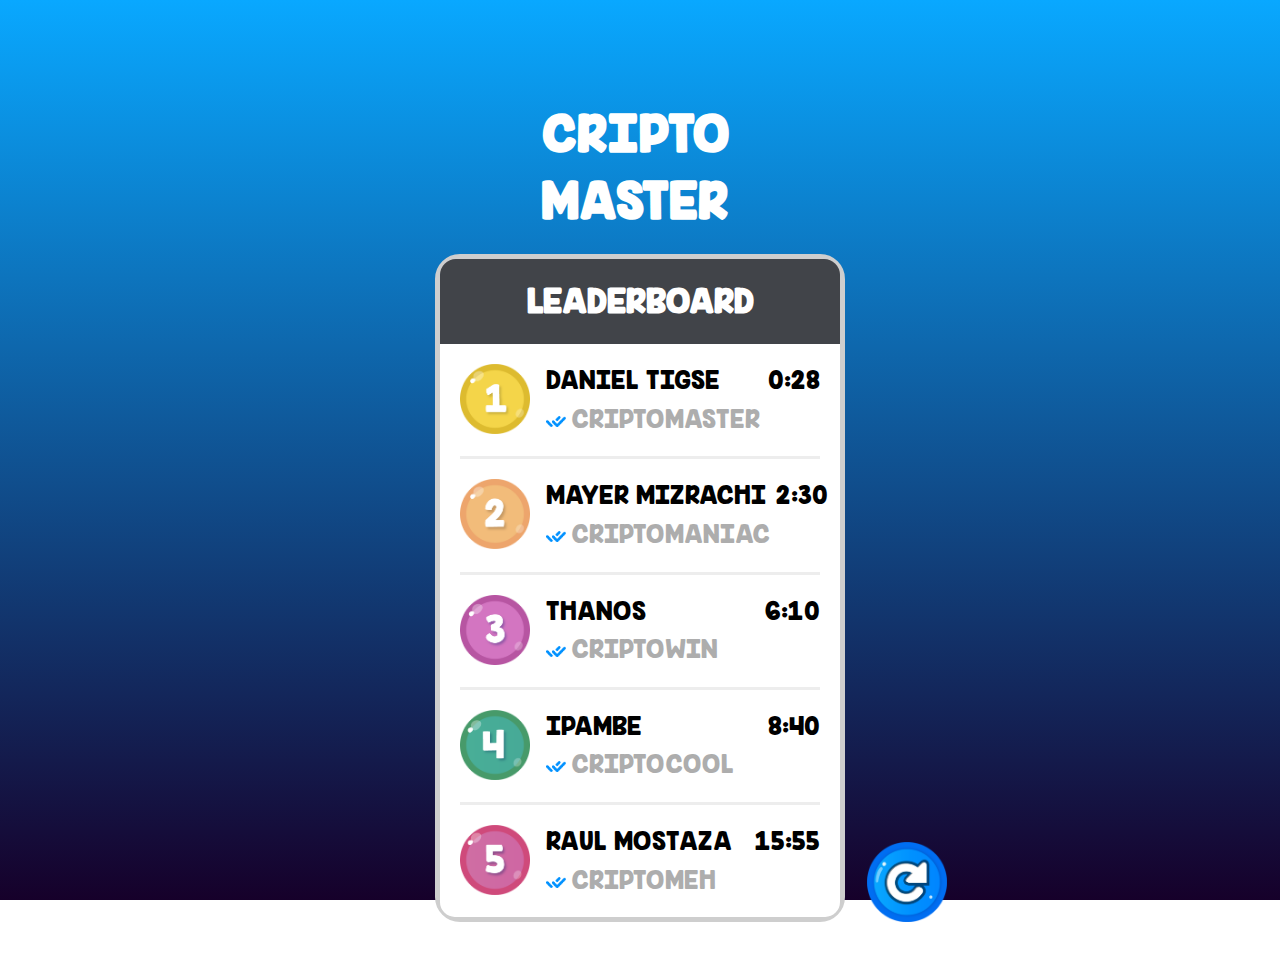
<file: index.html>
<!DOCTYPE html>
<!--[if lt IE 7]>      <html class="no-js lt-ie9 lt-ie8 lt-ie7"> <![endif]-->
<!--[if IE 7]>         <html class="no-js lt-ie9 lt-ie8"> <![endif]-->
<!--[if IE 8]>         <html class="no-js lt-ie9"> <![endif]-->
<!--[if gt IE 8]><!--> <html class="no-js"> <!--<![endif]-->
<head>
  <meta charset="utf-8">
  <meta http-equiv="X-UA-Compatible" content="IE=edge">
  <title>JS Mastermind</title>
  <meta name="description" content="">
  <meta name="viewport" content="width=device-width, user-scalable=no">
  <meta name="mobile-web-app-capable" content="yes">

  <link href='http://fonts.googleapis.com/css?family=Open+Sans:400,400italic,800,800italic' rel='stylesheet' type='text/css'>
  <link rel="stylesheet" href="css/normalize.css">
  <link rel="stylesheet" href="css/main.css">
</head>
<body>
<!--[if lt IE 7]>
  <p class="browsehappy">You are using an <strong>outdated</strong> browser. Please <a href="http://browsehappy.com/">upgrade your browser</a> to improve your experience.</p>
  <![endif]-->

  <!-- Add your site or application content here -->
  
  <div class="wrapper">
    <header>
      <h1>CRIPTO<br/>MASTER</h1>
    </header>
    <div class="container">
      <div class="pretty_container container_leaderboard">
        <div class="title_bar">
          <h2>LEADERBOARD</h2>
        </div>
        <div class="leaderboard">

          <div class="container-play">
            <img src="img/Play again@2x.png" width="80">
          </div>

          <div class="position-board">
            <div class="container-img">
              <img src="img/Button 1@2x.png" class="img-leaderboard">
            </div>
            <div class="container-info">
              <div class="info-title">
                <span class="leader-name" id="top-1-name">DANIEL TIGSE</span>
                <span id="top-1-time">0:28</span>
              </div>
              <div class="info-subtitle">
                <img src="img/Mark@2x.png" width="20">
                <span class="subtitle-leader">CRIPTOMASTER</span>
              </div>
            </div>
          </div>
          <div class="divider"></div>

          <div class="position-board">
            <div class="container-img">
              <img src="img/Button 2@2x.png" class="img-leaderboard">
            </div>
            <div class="container-info">
              <div class="info-title">
                <span class="leader-name" id="top-2-name">MAYER MIZRACHI</span>
                <span id="top-2-time">2:30</span>
              </div>
              <div class="info-subtitle">
                <img src="img/Mark@2x.png" width="20">
                <span class="subtitle-leader">CRIPTOMANIAC</span>
              </div>
            </div>
          </div>
          <div class="divider"></div>

          <div class="position-board">
            <div class="container-img">
              <img src="img/Button 3@2x.png" class="img-leaderboard">
            </div>
            <div class="container-info">
              <div class="info-title">
                <span class="leader-name" id="top-3-name">THANOS</span>
                <span id="top-3-time">6:10</span>
              </div>
              <div class="info-subtitle">
                <img src="img/Mark@2x.png" width="20">
                <span class="subtitle-leader">CRIPTOWIN</span>
              </div>
            </div>
          </div>
          <div class="divider"></div>

          <div class="position-board">
            <div class="container-img">
              <img src="img/Button 4@2x.png" class="img-leaderboard">
            </div>
            <div class="container-info">
              <div class="info-title">
                <span class="leader-name" id="top-4-name">IPAMBE</span>
                <span id="top-4-time">8:40</span>
              </div>
              <div class="info-subtitle">
                <img src="img/Mark@2x.png" width="20">
                <span class="subtitle-leader">CRIPTOCOOL</span>
              </div>
            </div>
          </div>
          <div class="divider"></div>

          <div class="position-board">
            <div class="container-img">
              <img src="img/Button 5@2x.png" class="img-leaderboard">
            </div>
            <div class="container-info">
              <div class="info-title">
                <span class="leader-name" id="top-5-name">RAUL MOSTAZA</span>
                <span id="top-5-time">15:55</span>
              </div>
              <div class="info-subtitle">
                <img src="img/Mark@2x.png" width="20">
                <span class="subtitle-leader">CRIPTOMEH</span>
              </div>
            </div>
          </div>

        </div>
      </div>
    </div>
    <footer>
      <p><small>Built with <a id="hidden_full">klomontes</a> by &#9829</small></p>
    </footer>
  </div>

  <script>

    function pad(val) {
      var valString = val + "";
      if (valString.length < 2) {
        return "0" + valString;
      } else {
        return valString;
      }
    }

    function _toggleFullScreen() {
      if (document.fullscreenElement || document.mozFullScreenElement || document.webkitFullscreenElement) {
        if (document.cancelFullScreen) {
          document.cancelFullScreen();
        } else {
          if (document.mozCancelFullScreen) {
            document.mozCancelFullScreen();
          } else {
            if (document.webkitCancelFullScreen) {
              document.webkitCancelFullScreen();
            }
          }
        }
      } else {
        const _element = document.documentElement;
        if (_element.requestFullscreen) {
          _element.requestFullscreen();
        } else {
          if (_element.mozRequestFullScreen) {
            _element.mozRequestFullScreen();
          } else {
            if (_element.webkitRequestFullscreen) {
              _element.webkitRequestFullscreen(Element.ALLOW_KEYBOARD_INPUT);
            }
          }
        }
      }
    }

    document.getElementById('hidden_full').onclick = function(){
      _toggleFullScreen();
    };
    
    document.getElementsByClassName('container-play')[0].onclick = function(){
      window.location.href = "new_email.html";
    };

    const winners = JSON.parse(localStorage.getItem('winners'));
    if(winners){
    
      if(winners[0]){
        document.getElementById('top-1-name').innerHTML = winners[0].name;
        const totalSeconds = winners[0].seconds;
        document.getElementById('top-1-time').innerHTML = `${pad(parseInt(totalSeconds / 60))}:${pad(totalSeconds % 60)}`
      }
      if(winners[1]){
        document.getElementById('top-2-name').innerHTML = winners[1].name;
        const totalSeconds = winners[1].seconds;
        document.getElementById('top-2-time').innerHTML = `${pad(parseInt(totalSeconds / 60))}:${pad(totalSeconds % 60)}`
      }
      if(winners[2]){
        document.getElementById('top-3-name').innerHTML = winners[2].name;
        const totalSeconds = winners[2].seconds;
        document.getElementById('top-3-time').innerHTML = `${pad(parseInt(totalSeconds / 60))}:${pad(totalSeconds % 60)}`
      }
      if(winners[3]){
        document.getElementById('top-4-name').innerHTML = winners[3].name;
        const totalSeconds = winners[3].seconds;
        document.getElementById('top-4-time').innerHTML = `${pad(parseInt(totalSeconds / 60))}:${pad(totalSeconds % 60)}`
      }
      if(winners[4]){
        document.getElementById('top-5-name').innerHTML = winners[4].name;
        const totalSeconds = winners[4].seconds;
        document.getElementById('top-5-time').innerHTML = `${pad(parseInt(totalSeconds / 60))}:${pad(totalSeconds % 60)}`
      }

    }

  </script>

</body>
</html>
</file>
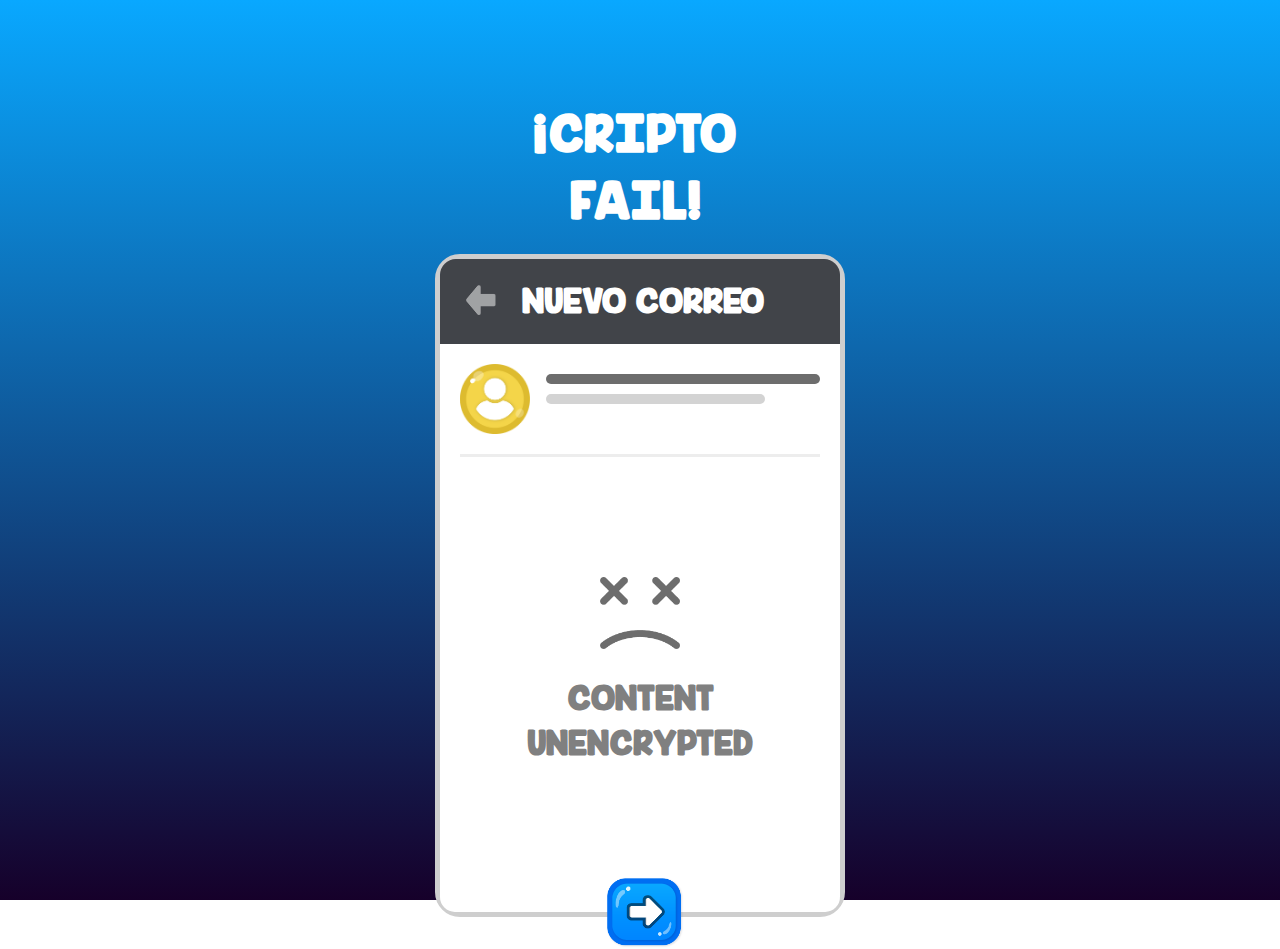
<file: fail.html>
<!DOCTYPE html>
<!--[if lt IE 7]>      <html class="no-js lt-ie9 lt-ie8 lt-ie7"> <![endif]-->
<!--[if IE 7]>         <html class="no-js lt-ie9 lt-ie8"> <![endif]-->
<!--[if IE 8]>         <html class="no-js lt-ie9"> <![endif]-->
<!--[if gt IE 8]><!--> <html class="no-js"> <!--<![endif]-->
<head>
  <meta charset="utf-8">
  <meta http-equiv="X-UA-Compatible" content="IE=edge">
  <title>JS Mastermind</title>
  <meta name="description" content="">
  <meta name="viewport" content="width=device-width, user-scalable=no">

  <link href='http://fonts.googleapis.com/css?family=Open+Sans:400,400italic,800,800italic' rel='stylesheet' type='text/css'>
  <link rel="stylesheet" href="css/normalize.css">
  <link rel="stylesheet" href="css/main.css">
</head>
<body>
<!--[if lt IE 7]>
  <p class="browsehappy">You are using an <strong>outdated</strong> browser. Please <a href="http://browsehappy.com/">upgrade your browser</a> to improve your experience.</p>
  <![endif]-->

  <!-- Add your site or application content here -->
  
  <div class="wrapper">
    <header>
      <h1>¡CRIPTO<br/>FAIL!</h1>
    </header>
    <div class="container">
      <div class="pretty_container container_leaderboard">
        <div class="title_bar title_bar_back">
          <img class="img-back" src="img/Mark 2@2x.png">
          <h2>NUEVO CORREO</h2>
        </div>
        <div class="leaderboard">

          <div class="container-next">
            <img src="img/Next@2x.png" width="80">
          </div>

          <div class="position-board">
            <div class="container-img">
              <img src="img/User@2x.png" class="img-leaderboard">
            </div>
            <div class="container-info">
              <div>
                <div class="bar_black"></div>
              </div>
              <div class="info-subtitle">
                <div class="bar_grey"></div>
              </div>
            </div>
          </div>
          <div class="divider"></div>
          <div class="container_fail">
              <img src="img/Face@2x.png" width="80">
              <h2>CONTENT UNENCRYPTED</h2>
          </div>
        </div>
      </div>
    </div>
  </div>

  <script>
    document.getElementsByClassName('container-next')[0].onclick = function(){
      window.location.href = "index.html";
    };
  </script>

</body>
</html>
</file>
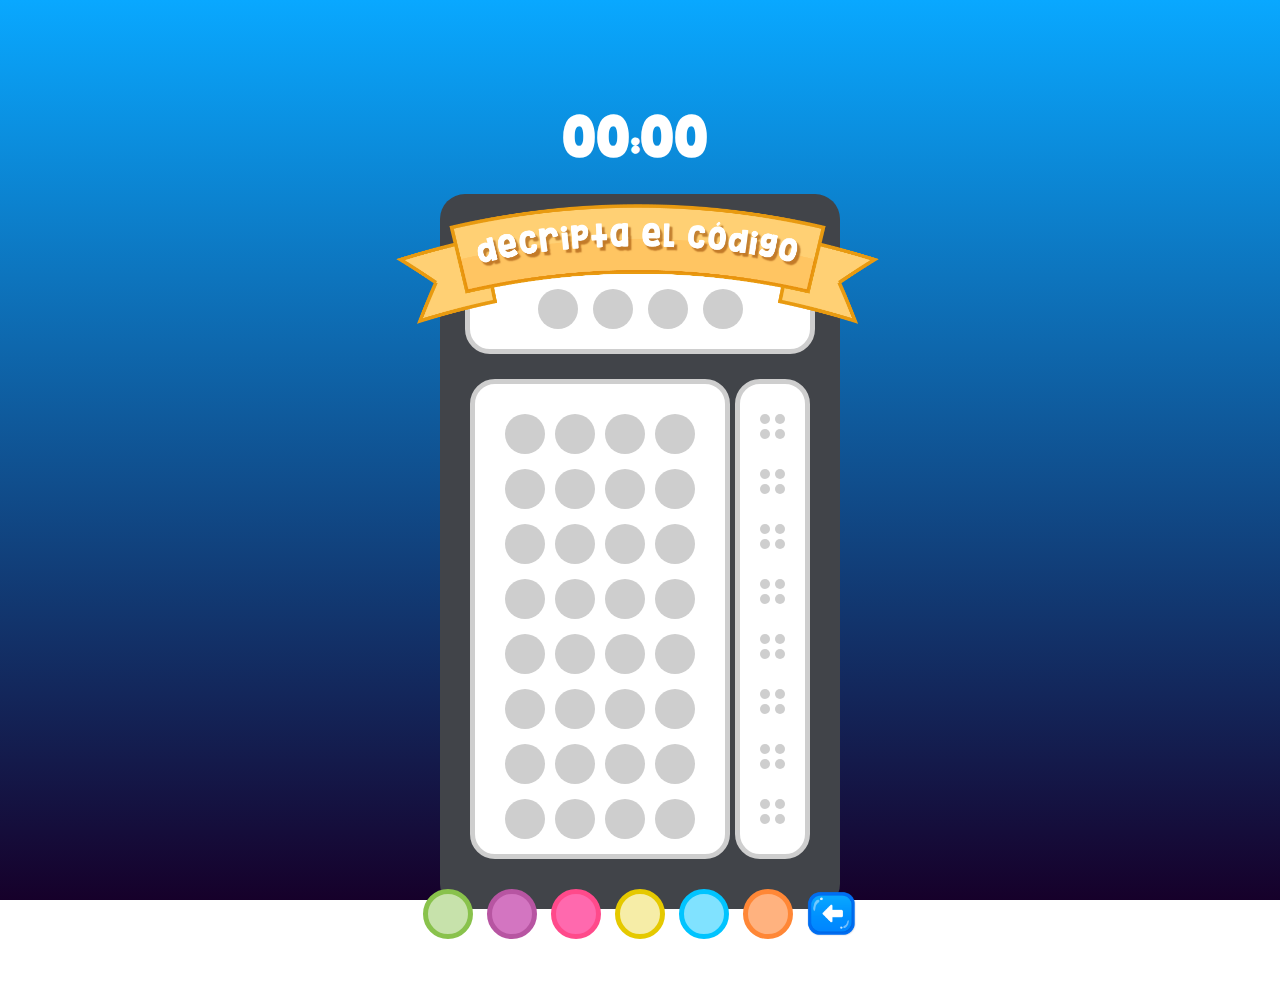
<file: game.html>
<!DOCTYPE html>
<!--[if lt IE 7]>      <html class="no-js lt-ie9 lt-ie8 lt-ie7"> <![endif]-->
<!--[if IE 7]>         <html class="no-js lt-ie9 lt-ie8"> <![endif]-->
<!--[if IE 8]>         <html class="no-js lt-ie9"> <![endif]-->
<!--[if gt IE 8]><!--> <html class="no-js"> <!--<![endif]-->
<head>
  <meta charset="utf-8">
  <meta http-equiv="X-UA-Compatible" content="IE=edge">
  <title>JS Mastermind</title>
  <meta name="description" content="">
  <meta name="viewport" content="width=device-width, user-scalable=no">

  <link href='http://fonts.googleapis.com/css?family=Open+Sans:400,400italic,800,800italic' rel='stylesheet' type='text/css'>
  <link rel="stylesheet" href="css/normalize.css">
  <link rel="stylesheet" href="css/main.css">
</head>
<body>
<!--[if lt IE 7]>
  <p class="browsehappy">You are using an <strong>outdated</strong> browser. Please <a href="http://browsehappy.com/">upgrade your browser</a> to improve your experience.</p>
  <![endif]-->

  <!-- Add your site or application content here -->
  
  <div class="wrapper">
    <header>
      <h1 class="seconds_title"><span id="minutes">00</span>:<span id="seconds">00</span></h1>
      <button id="newGame" class="green">Restart</button>
    </header>
    <div class="container background_game">
      <img class="header-img" src="img/Header@2x.png" height="120">
      <div class="code row pretty_container">
        <div class="secret socket">?</div>
        <div class="secret socket">?</div>
        <div class="secret socket">?</div>
        <div class="secret socket">?</div>
      </div>
      <div class="guesses_container">
        <div id="guesses" class="pretty_container">
          <div class="guess">
            <div class="socket"></div>
            <div class="socket"></div>
            <div class="socket"></div>
            <div class="socket"></div>
          </div>
          <div class="guess">
            <div class="socket"></div>
            <div class="socket"></div>
            <div class="socket"></div>
            <div class="socket"></div>
          </div>
          <div class="guess">
            <div class="socket"></div>
            <div class="socket"></div>
            <div class="socket"></div>
            <div class="socket"></div>
          </div>
          <div class="guess">
            <div class="socket"></div>
            <div class="socket"></div>
            <div class="socket"></div>
            <div class="socket"></div>
          </div>
          <div class="guess">
            <div class="socket"></div>
            <div class="socket"></div>
            <div class="socket"></div>
            <div class="socket"></div>
          </div>
          <div class="guess">
            <div class="socket"></div>
            <div class="socket"></div>
            <div class="socket"></div>
            <div class="socket"></div>
          </div>
          <div class="guess">
            <div class="socket"></div>
            <div class="socket"></div>
            <div class="socket"></div>
            <div class="socket"></div>
          </div>
          <div class="guess">
            <div class="socket"></div>
            <div class="socket"></div>
            <div class="socket"></div>
            <div class="socket"></div>
          </div>
        </div>
  
        <div id="hints" class="pretty_container">
          <div class="hint">
            <div class="row">
              <div class="js-hint-socket socket"></div>
              <div class="js-hint-socket socket"></div>
            </div>
            <div class="row">
              <div class="js-hint-socket socket"></div>
              <div class="js-hint-socket socket"></div>
            </div>
          </div>
          <div class="hint">
            <div class="row">
              <div class="js-hint-socket socket"></div>
              <div class="js-hint-socket socket"></div>
            </div>
            <div class="row">
              <div class="js-hint-socket socket"></div>
              <div class="js-hint-socket socket"></div>
            </div>
          </div>
          <div class="hint">
            <div class="row">
              <div class="js-hint-socket socket"></div>
              <div class="js-hint-socket socket"></div>
            </div>
            <div class="row">
              <div class="js-hint-socket socket"></div>
              <div class="js-hint-socket socket"></div>
            </div>
          </div>
          <div class="hint">
            <div class="row">
              <div class="js-hint-socket socket"></div>
              <div class="js-hint-socket socket"></div>
            </div>
            <div class="row">
              <div class="js-hint-socket socket"></div>
              <div class="js-hint-socket socket"></div>
            </div>
          </div>
          <div class="hint">
            <div class="row">
              <div class="js-hint-socket socket"></div>
              <div class="js-hint-socket socket"></div>
            </div>
            <div class="row">
              <div class="js-hint-socket socket"></div>
              <div class="js-hint-socket socket"></div>
            </div>
          </div>
          <div class="hint">
            <div class="row">
              <div class="js-hint-socket socket"></div>
              <div class="js-hint-socket socket"></div>
            </div>
            <div class="row">
              <div class="js-hint-socket socket"></div>
              <div class="js-hint-socket socket"></div>
            </div>
          </div>
          <div class="hint">
            <div class="row">
              <div class="js-hint-socket socket"></div>
              <div class="js-hint-socket socket"></div>
            </div>
            <div class="row">
              <div class="js-hint-socket socket"></div>
              <div class="js-hint-socket socket"></div>
            </div>
          </div>
          <div class="hint">
            <div class="row">
              <div class="js-hint-socket socket"></div>
              <div class="js-hint-socket socket"></div>
            </div>
            <div class="row">
              <div class="js-hint-socket socket"></div>
              <div class="js-hint-socket socket"></div>
            </div>
          </div>
        </div>
      </div>
    </div>

    <div id="instructions">
      <h3>How to play</h3>
      <p><strong>Goal:</strong> Guess the pattern, in both order and color</p>
      <p>Insert your guess sequence into the empty sockets</p>
      <p>Feedback is provided on the right side in the form of black and white pegs.
        <ul>
          <li>Black peg corresponds to one peg from your color sequence that is both the right color and in the right position</li>
          <li>White peg corresponds to one peg from your color sequence that is the right color but NOT in the right position</li>
        </ul>
      </p>
    </div>
    
    <div id="options" class="container">
      <button value="1" id="green" class="option green"></button>
      <button value="2" id="purple" class="option purple"></button>
      <button value="3" id="red" class="option red"></button>
      <button value="4" id="yellow" class="option yellow"></button>
      <button value="5" id="blue" class="option blue"></button>
      <button value="6" id="brown" class="option brown"></button>
      <button id="delete" class=""></button>
    </div>
    
  </div>

  <div id="modalOverlay">
    <div id="modalMessage">
      <button class="large">OK</button>
      <button class="large primary">Restart</button>
    </div>
  </div>

  <script src="js/main.js"></script>

</body>
</html>
</file>
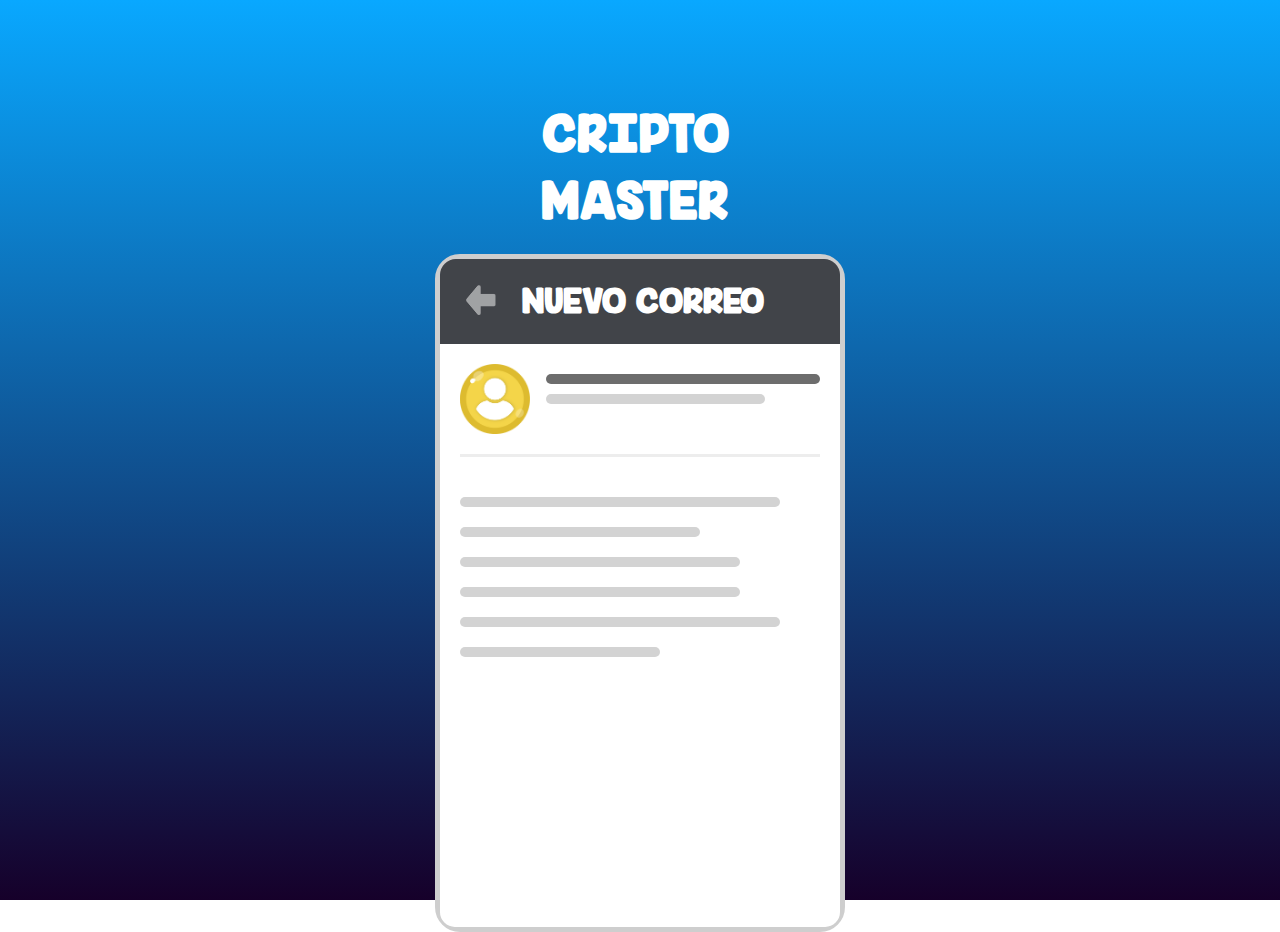
<file: new_email.html>
<!DOCTYPE html>
<!--[if lt IE 7]>      <html class="no-js lt-ie9 lt-ie8 lt-ie7"> <![endif]-->
<!--[if IE 7]>         <html class="no-js lt-ie9 lt-ie8"> <![endif]-->
<!--[if IE 8]>         <html class="no-js lt-ie9"> <![endif]-->
<!--[if gt IE 8]><!--> <html class="no-js"> <!--<![endif]-->
<head>
  <meta charset="utf-8">
  <meta http-equiv="X-UA-Compatible" content="IE=edge">
  <title>JS Mastermind</title>
  <meta name="description" content="">
  <meta name="viewport" content="width=device-width, user-scalable=no">

  <link href='http://fonts.googleapis.com/css?family=Open+Sans:400,400italic,800,800italic' rel='stylesheet' type='text/css'>
  <link rel="stylesheet" href="css/normalize.css">
  <link rel="stylesheet" href="css/main.css">
</head>
<body>
<!--[if lt IE 7]>
  <p class="browsehappy">You are using an <strong>outdated</strong> browser. Please <a href="http://browsehappy.com/">upgrade your browser</a> to improve your experience.</p>
  <![endif]-->

  <!-- Add your site or application content here -->
  
  <div class="wrapper">
    <header>
      <h1>CRIPTO<br/>MASTER</h1>
    </header>
    <div class="container">
      <div class="pretty_container container_leaderboard">
        <div class="title_bar title_bar_back">
          <img class="img-back" src="img/Mark 2@2x.png">
          <h2>NUEVO CORREO</h2>
        </div>
        <div class="leaderboard">

          <div class="position-board">
            <div class="container-img">
              <img src="img/User@2x.png" class="img-leaderboard">
            </div>
            <div class="container-info">
              <div>
                <div class="bar_black"></div>
              </div>
              <div class="info-subtitle">
                <div class="bar_grey"></div>
              </div>
            </div>
          </div>
          <div class="divider"></div>
          <div class="container_bars">
              <div class="bar_grey cien"></div>
              <div class="bar_grey siete"></div>
              <div class="bar_grey ocho"></div>
              <div class="bar_grey ocho"></div>
              <div class="bar_grey"></div>
              <div class="bar_grey cinco"></div>
          </div>
        </div>
      </div>
    </div>
  </div>

  <script>
    setTimeout(function(){ 
      window.location.href = "game.html";
    }, 2000);
  </script>

</body>
</html>
</file>
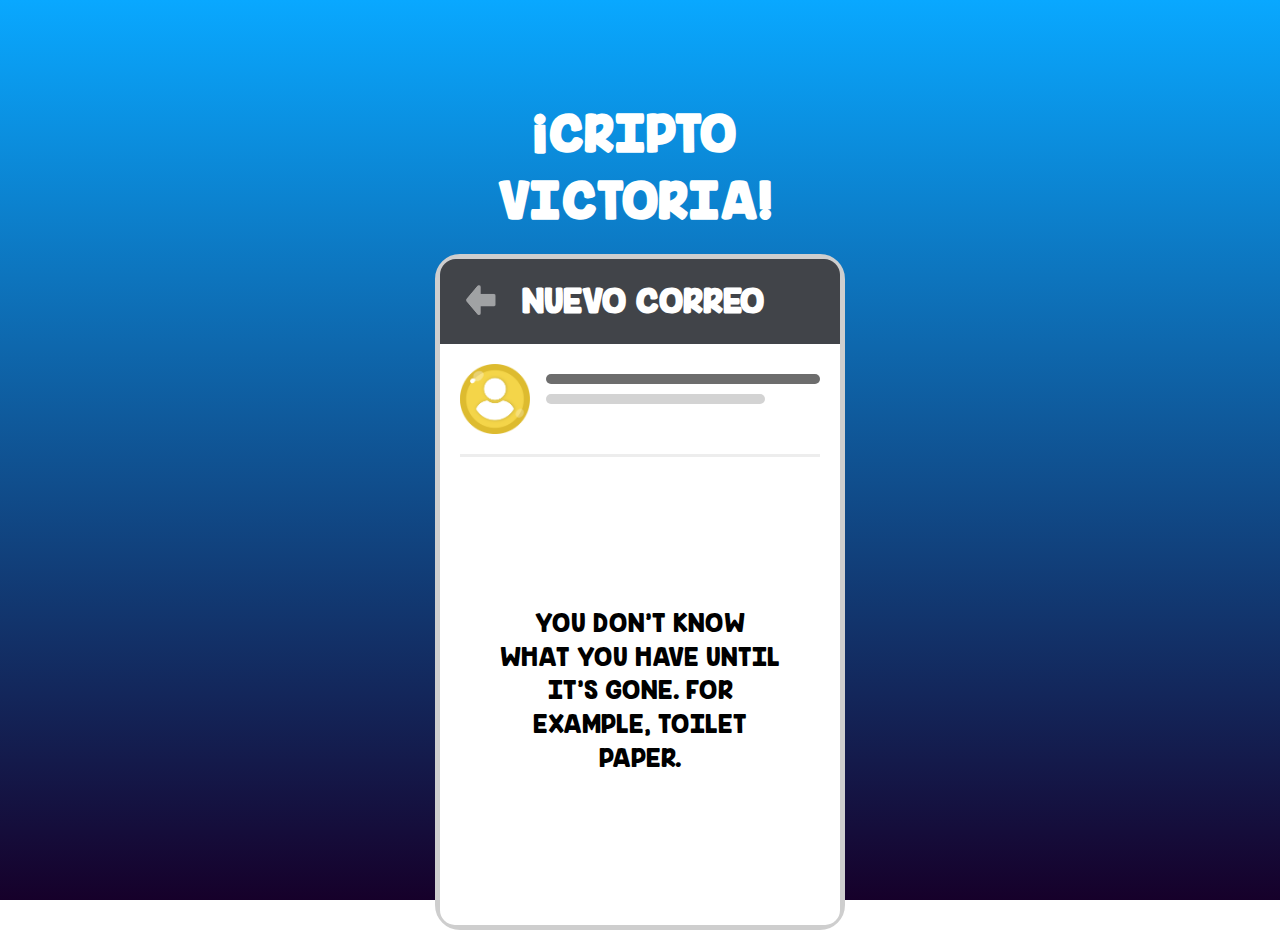
<file: win.html>
<!DOCTYPE html>
<!--[if lt IE 7]>      <html class="no-js lt-ie9 lt-ie8 lt-ie7"> <![endif]-->
<!--[if IE 7]>         <html class="no-js lt-ie9 lt-ie8"> <![endif]-->
<!--[if IE 8]>         <html class="no-js lt-ie9"> <![endif]-->
<!--[if gt IE 8]><!--> <html class="no-js"> <!--<![endif]-->
<head>
  <meta charset="utf-8">
  <meta http-equiv="X-UA-Compatible" content="IE=edge">
  <title>JS Mastermind</title>
  <meta name="description" content="">
  <meta name="viewport" content="width=device-width, user-scalable=no">

  <link href='http://fonts.googleapis.com/css?family=Open+Sans:400,400italic,800,800italic' rel='stylesheet' type='text/css'>
  <link rel="stylesheet" href="css/normalize.css">
  <link rel="stylesheet" href="css/main.css">
</head>
<body>
<!--[if lt IE 7]>
  <p class="browsehappy">You are using an <strong>outdated</strong> browser. Please <a href="http://browsehappy.com/">upgrade your browser</a> to improve your experience.</p>
  <![endif]-->

  <!-- Add your site or application content here -->
  
  <div class="wrapper">
    <header>
      <h1>¡CRIPTO<br/>VICTORIA!</h1>
    </header>
    <div class="container">
      <div class="pretty_container container_leaderboard">
        <div class="title_bar title_bar_back">
          <img class="img-back" src="img/Mark 2@2x.png">
          <h2>NUEVO CORREO</h2>
        </div>
        <div class="leaderboard">
          <div class="position-board">
            <div class="container-img">
              <img src="img/User@2x.png" class="img-leaderboard">
            </div>
            <div class="container-info">
              <div>
                <div class="bar_black"></div>
              </div>
              <div class="info-subtitle">
                <div class="bar_grey"></div>
              </div>
            </div>
          </div>
          <div class="divider"></div>
          <div class="container_win">
              <span id="text_decrypted">YOU DON'T KNOW WHAT YOU HAVE UNTIL IT'S GONE. FOR EXAMPLE, TOILET PAPER.</span>
          </div>
        </div>
      </div>
      <div class="container_popover">
        <div class="pretty_container container_locks">
          <img class="img-locks" src="img/Lock 3@2x.png"/>
          <h2 class="title-timer">TU TIEMPO</h2>
          <div class="container-timer">
            <img src="img/Clock@2x.png" width="30" height="30"/>
            <span id="timer-win">00:00</span>
          </div>
          <div class="container-name">
            <input id="name-winner" type="text" maxlength="100"/>
          </div>
        </div>
        <div class="container-next-win">
          <img src="img/Next@2x.png" width="60">
        </div>
        <div class="container-save">
            <img src="img/Save@2x.png" width="120">
          </div>
      </div>
    </div>
  </div>

  <script>

    function pad(val) {
      var valString = val + "";
      if (valString.length < 2) {
        return "0" + valString;
      } else {
        return valString;
      }
    }

    const seconds = localStorage.getItem('last_time');
    document.getElementById('timer-win').innerHTML = `${pad(parseInt(seconds / 60))}:${pad(seconds % 60)}`

    setTimeout(function(){ 
      document.getElementsByClassName('container_popover')[0].style.display = "block";
    }, 2000);
    
    document.getElementsByClassName('container-next-win')[0].onclick = function(){
      document.getElementsByClassName('container-name')[0].style.display = "block";
      document.getElementsByClassName('title-timer')[0].style.display = "none";
      document.getElementsByClassName('container-next-win')[0].style.display = "none";
      document.getElementsByClassName('container-save')[0].style.display = "block";
    };

    document.getElementsByClassName('container-save')[0].onclick = function(){
      
      const name = document.getElementById('name-winner').value;
      if(!name.length){
        return;
      }

      const winner = {
        name,
        seconds
      }
      saveWinner(winner);

      window.location.href = "index.html";
    };

    function saveWinner(winner){
      let winners = JSON.parse(localStorage.getItem('winners'));
      if(!winners){
        winners = [];
      }
      
      winners.splice(0, 0, winner);
      winners.sort((a,b)=> a.seconds - b.seconds);
      localStorage.setItem('winners', JSON.stringify(winners))
    }

  </script>

</body>
</html>
</file>
<file: css/main.css>
/*! HTML5 Boilerplate v4.3.0 | MIT License | http://h5bp.com/ */

/*
* What follows is the result of much research on cross-browser styling.
* Credit left inline and big thanks to Nicolas Gallagher, Jonathan Neal,
* Kroc Camen, and the H5BP dev community and team.
*/

@font-face {
  font-family: 'KGInimitableOriginal';
  src: url('../fonts/KGInimitableOriginal.ttf');
}

/* ==========================================================================
 Base styles: opinionated defaults
 ========================================================================== */

 html,
 button,
 input,
 select,
 textarea {
  color: #222;
}

html {
  font-size: 1em;
  line-height: 1.4;
}

/*
* Remove text-shadow in selection highlight: h5bp.com/i
* These selection rule sets have to be separate.
* Customize the background color to match your design.
*/

::-moz-selection {
background: #b3d4fc;
text-shadow: none;
}

::selection {
background: #b3d4fc;
text-shadow: none;
}

/*
* A better looking default horizontal rule
*/

hr {
display: block;
height: 1px;
border: 0;
border-top: 1px solid #ccc;
margin: 1em 0;
padding: 0;
}

/*
* Remove the gap between images, videos, audio and canvas and the bottom of
* their containers: h5bp.com/i/440
*/

audio,
canvas,
img,
video {
vertical-align: middle;
}

/*
* Remove default fieldset styles.
*/

fieldset {
border: 0;
margin: 0;
padding: 0;
}

/*
* Allow only vertical resizing of textareas.
*/

textarea {
resize: vertical;
}

/* ==========================================================================
 Browse Happy prompt
 ========================================================================== */

 .browsehappy {
  margin: 0.2em 0;
  background: #ccc;
  color: #000;
  padding: 0.2em 0;
}

/* ==========================================================================
 Author's custom styles
 ========================================================================== */

* {
  outline: none;
}

html,
body {
  height: 100%;
}

body{
  position: relative;
  font-family: 'KGInimitableOriginal', sans-serif;
  color: #fff;
  background-image: linear-gradient(180deg, #09a8ff, #16002a);
  background-repeat: no-repeat;
  background-attachment: fixed;
  transition: background-color .5s ease;
}

body.won { background-color: #8FBE00; }
body.lost { background-color: #E22D2D; }

h1 {
  display: inline-block;
  margin-right: 10px;
  margin-top: 0;
  margin-bottom: 0;
  font-size: 3.0em;
}

.wrapper {
  display: block;
  width: 810px;
  margin: 0 auto;
}

header {
  display: block;
  padding-top: 100px;
  padding-bottom: 20px;
  text-align: center;
}

hr {
  border-top: 2px dotted #fff;
}

.container {
  margin: 0 auto;
  position: relative;
  text-align: center;
}

.textual {
  width: 400px;
  display: inline-block;
  vertical-align: top;
}

.option,
.socket {
  display: inline-block;
  border-radius: 50%;
  background-color: #cecece;
}

#guesses {
  display: inline-block;
  padding: 15px 30px;
  font-size: 0;
  background: white;
}

.guess { margin-top: 15px; }

.option,
.code .socket,
.guess .socket {
  width: 40px;
  height: 40px;
  vertical-align: middle;
}

#options .option{
  width: 50px;
  height: 50px;
}

.code .socket + .socket,
.guess .socket + .socket { margin-left: 10px; }

.code {
  background: white;
  padding: 20px 20px;
  width: 300px;
}

.secret {
  color: #cecece;
  text-align: center;
  line-height: 40px;
  font-weight: 800;
  font-size: 16px;
}

.socket.peg {
  -webkit-animation: bounceIn .4s;
  -o-animation: bounceIn .4s;
  animation: bounceIn .4s;
  width: 30px;
  height: 30px;
}



/******************* HINTS *******************/

#hints {
  vertical-align: bottom;
  display: inline-block;
  padding: 15px 20px;
  background-color: white;
  font-size: 0;
}

.hint {
  height: 40px;
  -webkit-box-sizing: border-box;
  -moz-box-sizing: border-box;
  box-sizing: border-box;
}

.hint .row { height: 10px; }
.hint .row + .row { margin-top: 5px; }

.hint .socket {
  width: 10px;
  height: 10px;
}

.hint .socket + .socket { margin-left: 5px; }

.hint { margin-top: 15px; }
.hit { background-color: #000; }
.almost { background-color: #ff5a76; }

#modalMessage {
  position: fixed;
  top: 50%;
  left: 50%;
  width: 50%;
  max-width: 630px;
  /*min-width: 320px;*/
  height: auto;
  z-index: 2000;
  opacity: 1;
  border-radius: 2px;
  padding: 15px 20px;
  text-align: center;
  -webkit-backface-visibility: hidden;
  -moz-backface-visibility: hidden;
  backface-visibility: hidden;
  -webkit-transform: translateX(-50%) translateY(-50%);
  -moz-transform: translateX(-50%) translateY(-50%);
  -ms-transform: translateX(-50%) translateY(-50%);
  transform: translateX(-50%) translateY(-50%);
}

#modalOverlay {
  position: fixed;
  width: 100%;
  height: 100%;
  visibility: hidden;
  top: 0;
  left: 0;
  z-index: 1000;
  opacity: 0;
  transition: all .3s ease;
}

#modalOverlay.hidden {
  visibility: hidden;
}

#modalOverlay.won {
  background-color: rgba(143, 190, 0, .5);
  visibility: visible;
  opacity: 1;
}

#modalOverlay.won #modalMessage {
  background-color: #8FBE00;
  border: 5px solid #fff;
}

#modalOverlay.lost {
  background-color: rgba(226, 45, 45, .5);
  visibility: visible;
  opacity: 1;
}

#modalOverlay.lost #modalMessage {
  background-color: #E22D2D;
  border: 5px solid #fff;
}

#options {
  margin: 0 auto;
  padding: 20px 0;
  display: block;
  text-align: center;
  font-size: 0;
  top: -40px;
}

#options button + button {
  margin-left: 14px;
}

@-webkit-keyframes bounceIn {
  0%, 20%, 40%, 60%, 80%, 100% {
    -webkit-transition-timing-function: cubic-bezier(0.215, 0.610, 0.355, 1.000);
    transition-timing-function: cubic-bezier(0.215, 0.610, 0.355, 1.000);
  }
  0% {
    opacity: 0;
    -webkit-transform: scale3d(.3, .3, .3);
    transform: scale3d(.3, .3, .3);
  }
  20% {
    -webkit-transform: scale3d(1.1, 1.1, 1.1);
    transform: scale3d(1.1, 1.1, 1.1);
  }
  40% {
    -webkit-transform: scale3d(.9, .9, .9);
    transform: scale3d(.9, .9, .9);
  }
  60% {
    opacity: 1;
    -webkit-transform: scale3d(1.03, 1.03, 1.03);
    transform: scale3d(1.03, 1.03, 1.03);
  }
  80% {
    -webkit-transform: scale3d(.97, .97, .97);
    transform: scale3d(.97, .97, .97);
  }
  100% {
    opacity: 1;
    -webkit-transform: scale3d(1, 1, 1);
    transform: scale3d(1, 1, 1);
  }
}

@keyframes bounceIn {
  0%, 20%, 40%, 60%, 80%, 100% {
    -webkit-transition-timing-function: cubic-bezier(0.215, 0.610, 0.355, 1.000);
    transition-timing-function: cubic-bezier(0.215, 0.610, 0.355, 1.000);
  }
  0% {
    opacity: 0;
    -webkit-transform: scale3d(.3, .3, .3);
    transform: scale3d(.3, .3, .3);
  }
  20% {
    -webkit-transform: scale3d(1.1, 1.1, 1.1);
    transform: scale3d(1.1, 1.1, 1.1);
  }
  40% {
    -webkit-transform: scale3d(.9, .9, .9);
    transform: scale3d(.9, .9, .9);
  }
  60% {
    opacity: 1;
    -webkit-transform: scale3d(1.03, 1.03, 1.03);
    transform: scale3d(1.03, 1.03, 1.03);
  }
  80% {
    -webkit-transform: scale3d(.97, .97, .97);
    transform: scale3d(.97, .97, .97);
  }
  100% {
    opacity: 1;
    -webkit-transform: scale3d(1, 1, 1);
    transform: scale3d(1, 1, 1);
  }
}

.option {
  margin-right: .5em;
  -moz-transition: all .1s ease;
}

.option:hover {
  -moz-transform: scale(1.1);
  -moz-transform-origin: center;
}

button {
  border: none;
  border-radius: 3px;
  font-size: 1em;
  font-weight: 800;
  padding: 5px 10px;
  color: #333;
  background-color: #fff;
  vertical-align: middle;
}

button.large {
  padding: 15px 20px;
}

button.primary {
  color: #8FBE00;
}

#delete {
  background-image: url(../img/Delete@2x.png);
  background-size: 50px;
  background-color: transparent;
  width: 50px;
  height: 46px;
}

#instructions {
  display: none;
  width: 400px;
  vertical-align: top;
}

/************* Colors *************/

.green { 
  background: #c7e2ab; 
  border: solid 5px #89c24c;
}
.red { 
  background: #ff69ae; 
  border: solid 5px #ff4a8b;
}
.blue { 
  background: #80e2ff; 
  border: solid 5px #00c4ff;
}
.yellow { 
  background: #f6eda7;
  border: solid 5px #e5c900;
}
.black { background: #191919; }
.purple { 
  background: #d375c1; 
  border: solid 5px #b755a2;
}
.brown { 
  background: #ffb27f; 
  border: solid 5px #ff8736;
}
.white { background: #fff; }


footer {
  text-align: center;
  font-family: 'Open Sans', sans-serif;
}

footer small {
  font-size: .7em;
}

footer a {
  color: inherit;
}

footer p{
  margin-bottom: 0px;
  padding-bottom: 20px;
  line-height: 0;
}

/* @media (max-width: 768px) {
  .wrapper,
  .container {
    width: 100%;
    box-sizing: border-box;
  }
  #guesses,
  #hints {
    margin-bottom: 50px;
  }
  #instructions {
    display: none;
  }
  #options {
    position: fixed;
    width: 100%;
    bottom: 0;
    background-color: #ece5ce;
  }
  #options button {
    width: 10%;
    height: 0;
    padding-bottom: 10%;
  }
  .option {
    margin-right: 0;
  }
} */


/* ==========================================================================
 Helper classes
 ========================================================================== */

/*
* Image replacement
*/

.ir {
background-color: transparent;
border: 0;
overflow: hidden;
/* IE 6/7 fallback */
*text-indent: -9999px;
}

.ir:before {
content: "";
display: block;
width: 0;
height: 150%;
}

/*
* Hide from both screenreaders and browsers: h5bp.com/u
*/

.hidden {
display: none !important;
visibility: hidden;
}

/*
* Hide only visually, but have it available for screenreaders: h5bp.com/v
*/

.visuallyhidden {
border: 0;
clip: rect(0 0 0 0);
height: 1px;
margin: -1px;
overflow: hidden;
padding: 0;
position: absolute;
width: 1px;
}

/*
* Extends the .visuallyhidden class to allow the element to be focusable
* when navigated to via the keyboard: h5bp.com/p
*/

.visuallyhidden.focusable:active,
.visuallyhidden.focusable:focus {
clip: auto;
height: auto;
margin: 0;
overflow: visible;
position: static;
width: auto;
}

/*
* Hide visually and from screenreaders, but maintain layout
*/

.invisible {
visibility: hidden;
}

/*
* Clearfix: contain floats
*
* For modern browsers
* 1. The space content is one way to avoid an Opera bug when the
*    `contenteditable` attribute is included anywhere else in the document.
*    Otherwise it causes space to appear at the top and bottom of elements
*    that receive the `clearfix` class.
* 2. The use of `table` rather than `block` is only necessary if using
*    `:before` to contain the top-margins of child elements.
*/

.clearfix:before,
.clearfix:after {
content: " "; /* 1 */
display: table; /* 2 */
}

.clearfix:after {
clear: both;
}

/*
* For IE 6/7 only
* Include this rule to trigger hasLayout and contain floats.
*/

.clearfix {
*zoom: 1;
}

/* ==========================================================================
 EXAMPLE Media Queries for Responsive Design.
 These examples override the primary ('mobile first') styles.
 Modify as content requires.
 ========================================================================== */

 @media only screen and (min-width: 35em) {
  /* Style adjustments for viewports that meet the condition */
}

@media print,
(-o-min-device-pixel-ratio: 5/4),
(-webkit-min-device-pixel-ratio: 1.25),
(min-resolution: 120dpi) {
  /* Style adjustments for high resolution devices */
}

/* ==========================================================================
 Print styles.
 Inlined to avoid required HTTP connection: h5bp.com/r
 ========================================================================== */

 @media print {
  * {
    background: transparent !important;
    color: #000 !important; /* Black prints faster: h5bp.com/s */
    box-shadow: none !important;
    text-shadow: none !important;
  }

  a,
  a:visited {
    text-decoration: underline;
  }

  a[href]:after {
    content: " (" attr(href) ")";
  }

  abbr[title]:after {
    content: " (" attr(title) ")";
  }

  /*
   * Don't show links for images, or javascript/internal links
   */

   .ir a:after,
   a[href^="javascript:"]:after,
   a[href^="#"]:after {
    content: "";
  }

  pre,
  blockquote {
    border: 1px solid #999;
    page-break-inside: avoid;
  }

  thead {
    display: table-header-group; /* h5bp.com/t */
  }

  tr,
  img {
    page-break-inside: avoid;
  }

  img {
    max-width: 100% !important;
  }

  @page {
    margin: 0.5cm;
  }

  p,
  h2,
  h3 {
    orphans: 3;
    widows: 3;
  }

  h2,
  h3 {
    page-break-after: avoid;
  }
}

/************* General Changes *************/

.pretty_container{
  border-color: #cecece;
  border-style: solid;
  border-width: 5px;
  border-radius: 25px;
  margin: 0 auto;
}

/************* Leaderboard *************/

.container_leaderboard{
  width: 400px;
}

.title_bar{
  background: #414449;
  border-top-left-radius: 16px;
  border-top-right-radius: 16px;
}

.title_bar_back{
  display: flex;
}

.title_bar h2{
  color: white;
  margin: 0;
  padding: 20px 0px;
}

.leaderboard:last-child{
  border-bottom-left-radius: 15px;
  border-bottom-right-radius: 15px;
}

.leaderboard{
  background: white;
  color: black
}

.position-board{
  display: flex;
  padding: 20px;
}

.img-leaderboard{
  width: 70px;
  height: 70px;
}

.subtitle-leader{
  color: #adadad;
}

.container-info{
  margin-left: 16px;
  width: 100%;
  text-align: left;
}

.info-title{
  display: flex;
}

.info-subtitle{
  margin-top: 5px;
}

.leader-name{
  flex-grow: 1;
  overflow: hidden;
  white-space: nowrap;
  text-overflow: ellipsis;
  margin-right: 10px;
}

.container-play{
  cursor: pointer;
  position: absolute;
  bottom: 0px;
  right: 98px;
}

.divider{
  background: #ededed;
  height: 3px;
  margin-left: 20px;
  margin-right: 20px;
}

#newGame{
  display: none;
}

.seconds_title{
  font-size: 35px;
}

.background_game{
  background: #414449;
  width: 400px;
  margin: 0 auto;
  border-radius: 25px;
  padding-top: 70px;
  padding-bottom: 50px;
}

.header-img{
  position: absolute;
  left: -44px;
  top: 10px;
}

.guesses_container{
  margin-top: 25px;
}

/******** NEW EMAIL **********/

.img-back{
  width: 30px;
  height: 30px;
  margin: 26px;
}

.bar_black{
  background: #6d6d6d;
  width: 100%;
  height: 10px;
  border-radius: 5px;
  margin-top: 10px;
}

.bar_grey{
  background: #d3d3d3;
  width: 80%;
  height: 10px;
  border-radius: 5px;
}

.info-subtitle .bar_grey{
  margin-top: 10px;
}

.container_bars .bar_grey{
  margin-left: 20px;
  margin-top: 20px;
}

.container_bars{
  padding-top: 20px;
  padding-bottom: 270px;
}

.cien{
  width: 80%;
}

.siete{
  width: 60%;
}

.ocho{
  width: 70%;
}

.cinco{
  width: 50%;
}

.container_fail{
  padding: 120px 60px;
}

.container_win{
  padding: 150px 60px;
}

.container_fail h2{
  color: gray;
}

.container-next{
  cursor: pointer;
  position: absolute;
  bottom: -32px;
  right: 150px;
  left: 160px;
}

.container_popover{
  width: 408px;
  height: 671px;
  background: #ffffffd6;
  position: absolute;
  top: 0;
  left: 202px;
  border-radius: 25px;
  display: none;
}

.container_locks{
  background: #42454a;
  width: 250px;
  padding: 20px 0px 40px 0px;
  margin-top: 180px;
  -webkit-animation: bounceIn .4s;
  -o-animation: bounceIn .4s;
  animation: bounceIn .4s;
}

.img-locks{
  width: 180px;
}

.container-timer{
  background: #3a3c3f;
  border-radius: 10px;
  width: 120px;
  margin: 0 auto;
  padding: 5px 10px;
  display: flex;
}

.container-name{
  background: #fff;
  border-radius: 10px;
  width: 150px;
  margin: 0 auto;
  padding: 5px 10px;
  margin-top: 20px;
  display: none;
}

#name-winner{
  background: transparent;
  border: none;
  width: 100%;
}

#timer-win{
  flex-grow: 1;
}

.container_locks h2{
  margin-top: 10px;
  margin-bottom: 10px;
}

.container-next-win{
  position: relative;
  top: -32px;
}

.container-save{
  position: relative;
  top: -26px;
  display: none;
}
</file>
